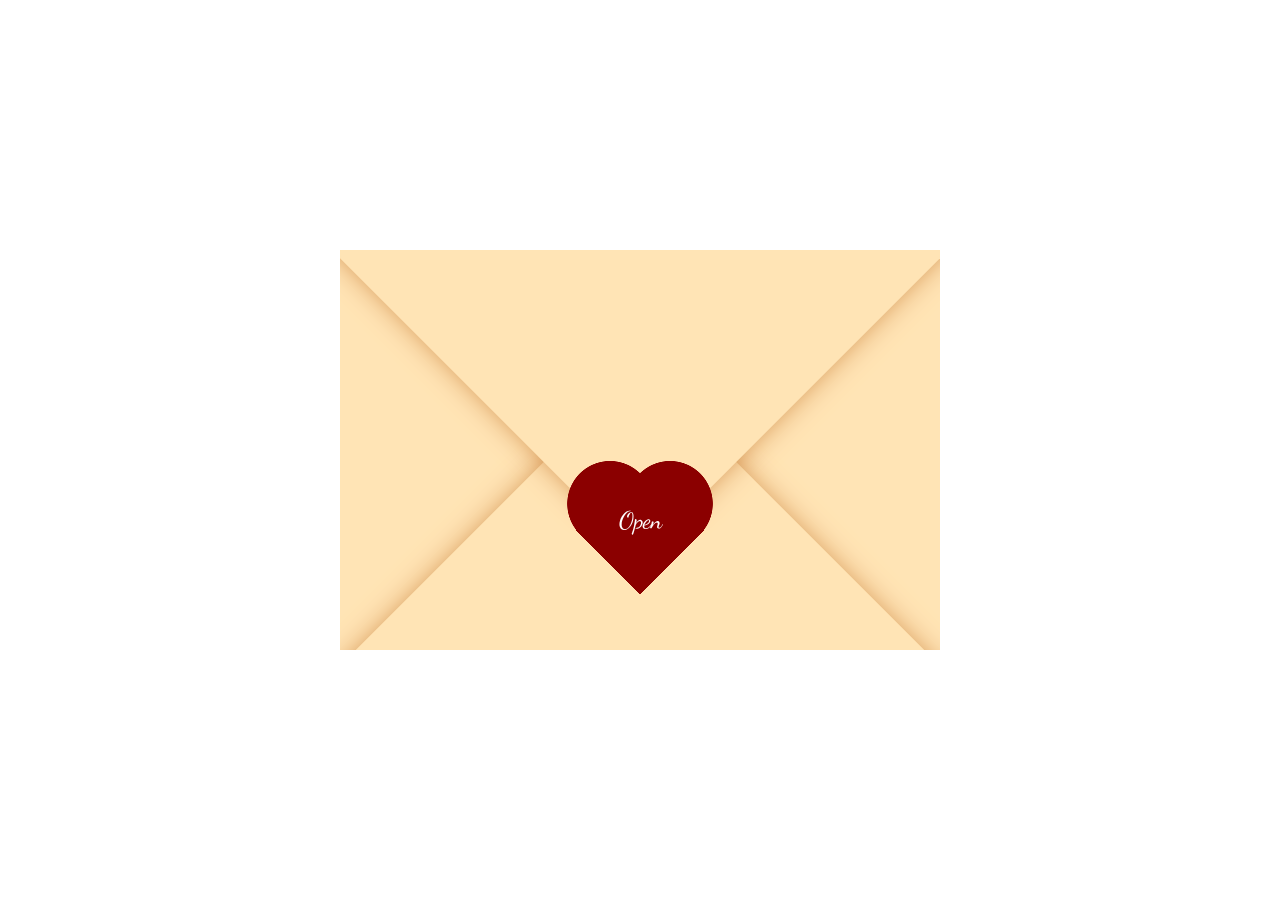
<file: post.html>
<!DOCTYPE html>
<html lang="en">
<head>
  <meta charset="UTF-8" />
  <meta name="viewport" content="width=device-width, initial-scale=1.0" />
  <title>Envelope Only</title>
  <link href="https://fonts.googleapis.com/css2?family=Dancing+Script:wght@400..700&display=swap" rel="stylesheet">
  <style>
    :root {
      --envelope-x: 300px;
      --envelope-y: 200px;
      --envelope-bg: Moccasin;
      --envelope-shadow: Peru;
      --heart-bg: darkred;
      --heart-text: white;
    }

    @media (min-width: 650px) {
      :root {
        --envelope-x: 600px;
        --envelope-y: 400px;
      }
    }

    body {
      margin: 0;
      padding: 0;
      background: none;
      display: flex;
      justify-content: center;
      align-items: center;
      height: 100vh;
    }

    .cssletter {
      display: flex;
      align-items: center;
      justify-content: center;
      user-select: none;
      -webkit-user-select: none;
    }

    .envelope {
      position: relative;
      width: var(--envelope-x);
      height: var(--envelope-y);
      background: var(--envelope-bg);
      box-shadow: inset 0 0 30px -5px var(--envelope-shadow);
    }

    .envelope::before {
      content: "˚ʚ❤︎ɞ˚";
      font-size: 5rem;
      color: white;
      position: absolute;
      left: 50%;
      top: 30%;
      transform: translate(-50%, -50%);
      mix-blend-mode: soft-light;
    }

    .envelope-flap {
      width: 100%;
      height: 71%;
      position: absolute;
      top: 0;
      z-index: 3;
      overflow: hidden;
      transition: 0.6s linear all;
      transform-origin: top;
      pointer-events: all;
    }

    .envelope-folds {
      width: 100%;
      height: 100%;
      overflow: hidden;
      z-index: 2;
      position: absolute;
      top: 0;
      left: 0;
    }

    .envelope-flap::before,
    .envelope-left::before,
    .envelope-right::before,
    .envelope-bottom::before {
      content: "";
      transform: rotate(45deg);
      background: var(--envelope-bg);
      box-shadow: 0 0 30px -5px var(--envelope-shadow);
      width: 100%;
      aspect-ratio: 1;
      display: block;
      position: absolute;
      top: 60%;
    }

    .envelope-flap::before {
      border-radius: 5rem;
      bottom: 30px;
      top: auto;
    }

    @media (min-width: 650px) {
      .envelope-flap::before {
        bottom: 100px;
      }
    }

    .envelope-left::before {
      top: 10%;
      left: -65%;
    }

    .envelope-right::before {
      top: 10%;
      right: -65%;
    }

    .envelope-bottom::before {
      top: 60%;
      border-radius: 5rem;
    }

    .heart {
      z-index: 4;
      position: relative;
      box-shadow: none;
      border: none;
      width: 70px;
      aspect-ratio: 1;
      background: radial-gradient(circle at 60% 65%, var(--heart-bg) 64%, #0000 65%) top left/50% 50%,
                  radial-gradient(circle at 40% 65%, var(--heart-bg) 64%, #0000 65%) top right/50% 50%,
                  conic-gradient(from -45deg at 50% 85.5%, var(--heart-bg) 90deg, #0000 0) bottom/100% 50%;
      background-repeat: no-repeat;
      left: 50%;
      top: 70%;
      transform: translate(-50%, -50%);
      cursor: pointer;
    }

    @media (min-width: 650px) {
      .heart {
        width: 150px;
      }
    }

    .heart::before {
      content: "";
      display: block;
      position: absolute;
      width: 70px;
      aspect-ratio: 1;
      background: radial-gradient(circle at 60% 65%, #ffffff26 64%, #0000 65%) top left/50% 50%,
                  radial-gradient(circle at 40% 65%, #ffffff26 64%, #0000 65%) top right/50% 50%,
                  conic-gradient(from -45deg at 50% 85.5%, #ffffff26 90deg, #0000 0) bottom/100% 50%;
      background-repeat: no-repeat;
      left: 50%;
      top: 50%;
      transform: translate(-50%, -50%) scale(0);
      transition: 0.3s ease all;
      z-index: -1;
    }

    @media (min-width: 650px) {
      .heart::before {
        width: 150px;
      }
    }

    .heart:hover::before,
    .heart:active::before,
    .heart:focus::before {
      transform: translate(-50%, -50%) scale(0.8);
    }

    .heart-text {
      transform: translateY(-10px);
      display: block;
      color: var(--heart-text);
      font-size: 1.5rem;
      font-family: "Dancing Script", serif;
    }

    .envelope.active * {
      pointer-events: none;
    }

    .envelope.active .envelope-flap {
      transform: rotateX(-180deg) translateY(0);
      perspective: 10px;
    }

    .envelope.active .envelope-flap::before {
      box-shadow: inset 0 0 30px -5px var(--envelope-shadow);
    }

    .envelope.active .heart {
      display: none;
    }
  </style>
</head>
<body>
  <section class="cssletter">
    <div class="envelope">
      <button class="heart" id="openEnvelope" aria-label="Open Envelope">
        <span class="heart-text">Open</span>
      </button>
      <div class="envelope-flap"></div>
      <div class="envelope-folds">
        <div class="envelope-left"></div>
        <div class="envelope-right"></div>
        <div class="envelope-bottom"></div>
      </div>
    </div>
  </section>
  <script>
    document.querySelector("#openEnvelope").addEventListener("click", () => {
      document.querySelector(".envelope").classList.add("active");
    });
  </script>
</body>
</html>
</file>
